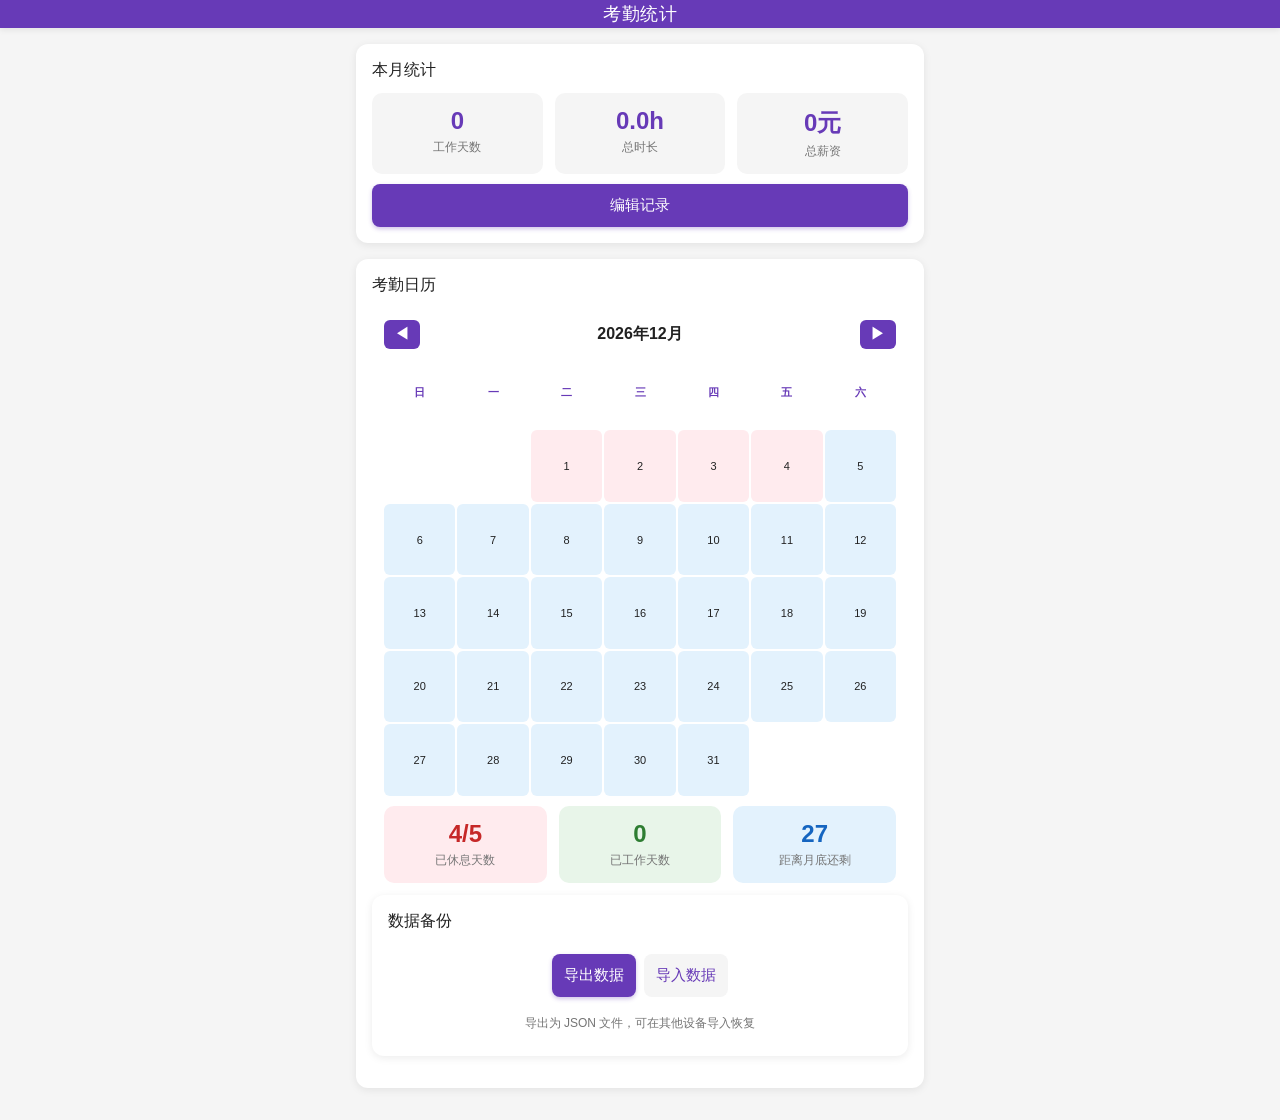
<file: index.html>
<!DOCTYPE html>
<html lang="zh-CN">
<head>
    <meta charset="UTF-8">
    <meta name="viewport" content="width=device-width,initial-scale=1.0,maximum-scale=1.0,user-scalable=no,viewport-fit=cover">
    <meta name="theme-color" content="#673AB7">
    <meta name="mobile-web-app-capable" content="yes">
    <meta name="apple-mobile-web-app-capable" content="yes">
    <meta name="apple-mobile-web-app-status-bar-style" content="black-translucent">
    <meta name="apple-mobile-web-app-title" content="考勤统计">
    <meta name="application-name" content="考勤统计">
    <meta name="format-detection" content="telephone=no">
    <meta name="msapplication-TileColor" content="#673AB7">
    <title>考勤统计 - 安卓版</title>
    <link rel="manifest" href="manifest.json">
    <link rel="stylesheet" href="styles.css">
</head>
<body>
    <div class="app-bar">
        <span class="app-bar-title">考勤统计</span>
    </div>
    <div class="container">
        <div class="card">
            <div class="card-title">本月统计</div>
            <div class="stats-grid">
                <div class="stat-card">
                    <div class="stat-value" id="workDays">0</div>
                    <div class="stat-label">工作天数</div>
                </div>
                <div class="stat-card">
                    <div class="stat-value" id="totalHours">0h</div>
                    <div class="stat-label">总时长</div>
                </div>
                <div class="stat-card">
                    <div class="stat-value" id="totalSalary">0元</div>
                    <div class="stat-label">总薪资</div>
                </div>
            </div>
            <button class="btn-primary" onclick="location.href='records.html'" style="margin-top:10px;">编辑记录</button>
        </div>
        <div class="card">
            <div class="card-title">考勤日历</div>
            <div class="cal-wrap">
                <div class="cal-nav">
                    <button onclick="shiftCal(-1)">◀</button>
                    <span id="monthLabel" style="font-weight:600;"></span>
                    <button onclick="shiftCal(1)">▶</button>
                </div>
                <div class="cal-grid" id="calGrid"></div>
                <div class="stats-grid" style="margin-top:10px;">
                    <div class="stat-card stat-red">
                        <div class="stat-value" id="restDays">0</div>
                        <div class="stat-label">已休息天数</div>
                    </div>
                    <div class="stat-card stat-green">
                        <div class="stat-value" id="monthWorkDays">0</div>
                        <div class="stat-label">已工作天数</div>
                    </div>
                    <div class="stat-card stat-blue">
                        <div class="stat-value" id="remainingDays">0</div>
                        <div class="stat-label">距离月底还剩</div>
                    </div>
                </div>
            </div>
        <div class="card">
            <div class="card-title">数据备份</div>
            <div style="display:flex; gap:8px; justify-content:center; padding:10px;">
                <button class="btn-primary btn-inline" onclick="exportData()">导出数据</button>
                <button class="btn-secondary btn-inline" onclick="document.getElementById('importFile').click()">导入数据</button>
                <input type="file" id="importFile" accept=".json" style="display:none" onchange="importData(event)">
            </div>
            <div style="font-size:12px; color:#757575; text-align:center; padding:8px;">
                导出为 JSON 文件，可在其他设备导入恢复
            </div>
        </div>
    </div>
    <script>
        const defaultRecords = [
            {id:1,date:'2026-11-15',hours:8,salary:400,status:'正常',remark:'正常考勤'},
            {id:2,date:'2026-11-16',hours:8.5,salary:425,status:'加班',remark:'加班半小时'},
            {id:3,date:'2026-11-17',hours:7.5,salary:375,status:'早退',remark:'早退1小时'},
            {id:4,date:'2026-11-18',hours:8,salary:400,status:'正常',remark:'正常考勤'},
            {id:5,date:'2026-11-19',hours:9,salary:450,status:'加班',remark:'全天加班'}        ];
        
function norm(r){if(!r)return r;if(r.date===undefined&&r.d!==undefined){r.date=r.d;delete r.d}if(r.hours===undefined&&r.h!==undefined){r.hours=r.h;delete r.h}if(r.salary===undefined&&r.s!==undefined){r.salary=r.s;delete r.s}return r;}
function loadRecords() {
            const stored = localStorage.getItem('attendanceData');
            if (stored) {
                try {
                    const data = JSON.parse(stored);
                    return data.map(norm).map(r => ({id:r.id, date:r.date, hours:r.hours, salary:r.salary, status:'正常', remark:''}));
                } catch(e) {}
            }
            return defaultRecords.slice();
        }
        function getCurrentMonthRecords(records) {
            const now = new Date();
            return records.filter(function(x) {
                const d = new Date(x.date);
                return d.getMonth() === now.getMonth() && d.getFullYear() === now.getFullYear();
            });
        }
        const allRecords = loadRecords();
        const records = getCurrentMonthRecords(allRecords);
        const totalHours = records.reduce((s,r) => s + r.hours, 0);
        document.getElementById('workDays').textContent = records.length;
        document.getElementById('totalHours').textContent = totalHours.toFixed(1) + 'h';
        document.getElementById('totalSalary').textContent = records.reduce((s,r) => s + r.salary, 0) + '元';
        const now2 = new Date();
        const totalDays = new Date(now2.getFullYear(), now2.getMonth() + 1, 0).getDate();
        const elapsedDays = now2.getDate();
        const restDays = Math.max(0, elapsedDays - records.length);
        const remainingDays = Math.max(0, totalDays - elapsedDays);
        document.getElementById('restDays').textContent = restDays + '/' + Math.max(0, totalDays - 26);
        document.getElementById('monthWorkDays').textContent = records.length;
        document.getElementById('remainingDays').textContent = remainingDays;

        async function exportData(){
            var data = localStorage.getItem('attendanceData');    
            if(!data){alert('暂无数据可导出');return}
            var blob = new Blob([data], {type:'application/json'});
            var filename = 'attendance_'+new Date().toISOString().slice(0,10)+'.json';

            // 优先尝试原生保存对话框（可选择保存位置）
            if(window.showSaveFilePicker){
                try{
                    var handle = await window.showSaveFilePicker({
                        suggestedName: filename,
                        types: [{
                            description: 'JSON 文件',
                            accept: {'application/json': ['.json']}
                        }]
                    });
                    var writable = await handle.createWritable();
                    await writable.write(blob);
                    await writable.close();
                    alert('数据已保存到：'+handle.name);
                    return;
                }catch(err){
                    if(err.name!=='AbortError') console.log('showSaveFilePicker 失败:', err);
                }
            }

            // 回退：传统下载（保存到默认下载文件夹）
            var url = URL.createObjectURL(blob);
            var a = document.createElement('a');
            a.href = url;
            a.download = filename;
            a.click();
            URL.revokeObjectURL(url);
        }
        function importData(evt){
            var file = evt.target.files[0];
            if(!file)return;
            var reader = new FileReader();
            reader.onload = function(e){
                try{
                    var json = JSON.parse(e.target.result);
                    if(!Array.isArray(json)){throw new Error('数据格式错误')}
                    localStorage.setItem('attendanceData', JSON.stringify(json));
                    alert('导入成功，共 '+json.length+' 条记录');
                    location.reload();
                }catch(err){
                    alert('导入失败：'+err.message);
                }
            };
            reader.readAsText(file);
        }
    </script>
    <script>
        function loadCalData(){var s=localStorage.getItem('attendanceData');if(s){try{return JSON.parse(s).map(norm)}catch(e){}}return [{id:1,date:'2026-11-15',hours:8,salary:400},{id:2,date:'2026-11-16',hours:8.5,salary:425},{id:3,date:'2026-11-17',hours:7.5,salary:375},{id:4,date:'2026-11-18',hours:8,salary:400},{id:5,date:'2026-11-19',hours:9,salary:450}]}
        var calData=loadCalData();
        var calCur=new Date();
        function shiftCal(n){calCur.setMonth(calCur.getMonth()+n);renderCal();}
        function renderCal(){
            var y=calCur.getFullYear(), m=calCur.getMonth();
            document.getElementById('monthLabel').textContent=y+'年'+(m+1)+'月';
            
            // 计算该月统计数据
            var totalDays=new Date(y,m+1,0).getDate();
            var today=new Date();
            var isCurrentMonth = (y===today.getFullYear() && m===today.getMonth());
            var elapsedDays = isCurrentMonth ? today.getDate() : 
                (y<today.getFullYear() || (y===today.getFullYear() && m<today.getMonth()) ? totalDays : 0);
            
            // 该月有记录的天数
            var monthRecords = calData.filter(function(r){
                var d=new Date(r.date);
                return d.getFullYear()===y && d.getMonth()===m;
            });
            var monthWorkDays = monthRecords.length;
            var monthTotalHours = monthRecords.reduce(function(s,r){return s + r.hours;}, 0);
            var monthTotalSalary = monthRecords.reduce(function(s,r){return s + r.salary;}, 0);
            var restDays = Math.max(0, elapsedDays - monthWorkDays);
            var remainingDays = Math.max(0, totalDays - elapsedDays);
            
            // 同步顶部“本月统计”三栏
            document.getElementById('workDays').textContent = monthWorkDays;
            document.getElementById('totalHours').textContent = monthTotalHours.toFixed(1) + 'h';
            document.getElementById('totalSalary').textContent = monthTotalSalary + '元';
            
            // 同步日历下方三栏
            document.getElementById('restDays').textContent = restDays + '/' + Math.max(0, totalDays - 26);
            document.getElementById('monthWorkDays').textContent = monthWorkDays;
            document.getElementById('remainingDays').textContent = remainingDays;
            
            var grid=document.getElementById('calGrid'); grid.innerHTML='';
            ['日','一','二','三','四','五','六'].forEach(function(h){var c=document.createElement('div');c.className='cal-cell header';c.textContent=h;grid.appendChild(c);});
            var firstDay=new Date(y,m,1).getDay();
            for(var i=0;i<firstDay;i++){var c=document.createElement('div');c.className='cal-cell';grid.appendChild(c);}
            for(var d=1;d<=totalDays;d++){
                var ds=y+'-'+String(m+1).padStart(2,'0')+'-'+String(d).padStart(2,'0');
                var has=calData.some(function(r){return r.date===ds;});
                var isFuture = (y>today.getFullYear()) || (y===today.getFullYear() && m>today.getMonth()) || (y===today.getFullYear() && m===today.getMonth() && d>today.getDate());
                var isToday = (d===today.getDate()&&m===today.getMonth()&&y===today.getFullYear());
                var c=document.createElement('div'); 
                var bg = has ? '#e8f5e9' : (isFuture ? '#e3f2fd' : '#ffebee');
                c.style.background = bg;
                c.className='cal-cell'+(isToday?' today':'');
                c.textContent=d;
                grid.appendChild(c);
            }
        }
        renderCal();
    </script>
    <script>
        if ('serviceWorker' in navigator) {
            window.addEventListener('load', function() {
                navigator.serviceWorker.register('./sw.js', {scope: './'})
                    .then((reg) => console.log('SW registered:', reg.scope))
                    .catch((err) => console.log('SW register failed:', err));
            });
        }
    </script>
</body>
</html>
</file>
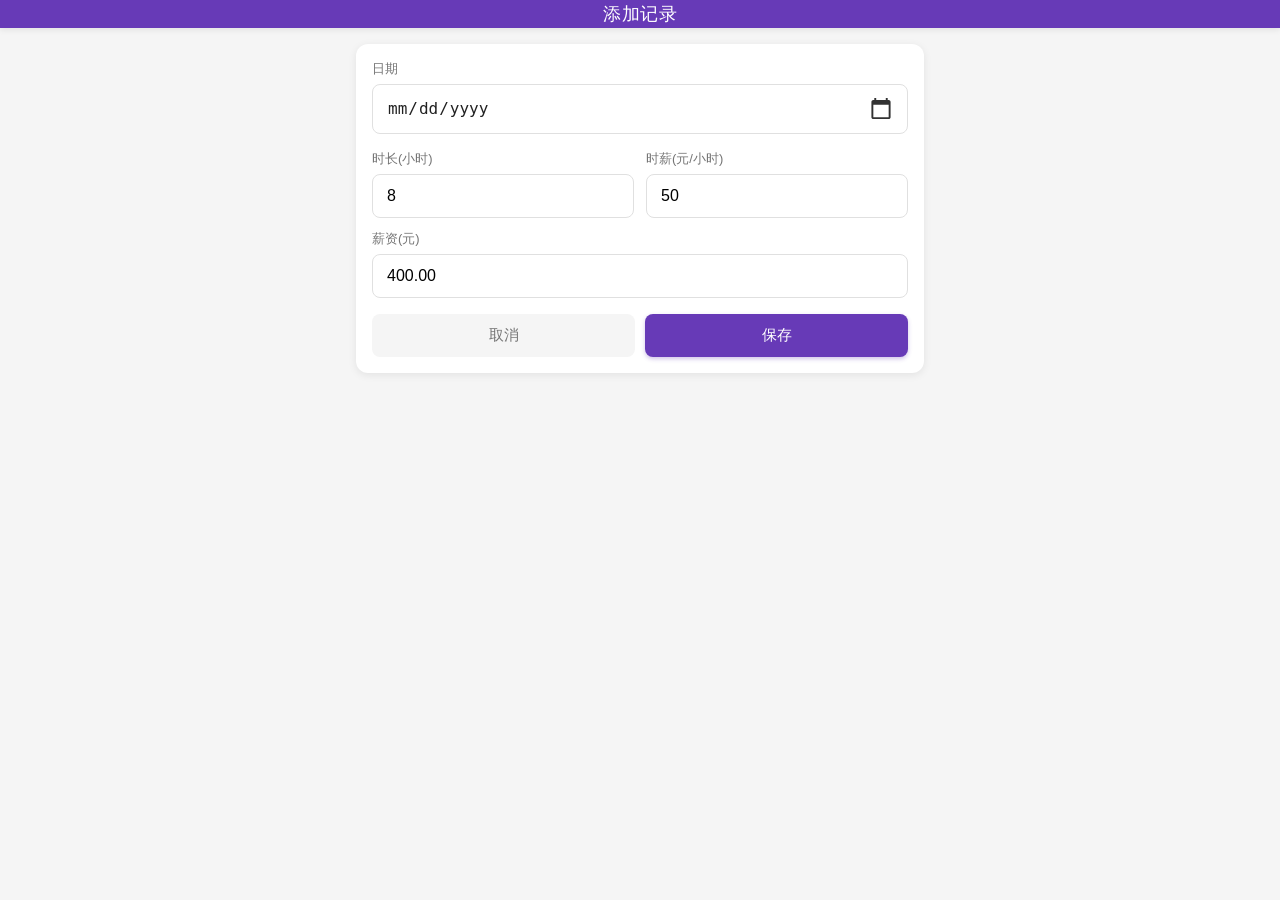
<file: edit.html>
<!DOCTYPE html>
<html lang="zh-CN"><head>
    <meta charset="UTF-8">
    <meta name="viewport" content="width=device-width,initial-scale=1.0,maximum-scale=1.0,user-scalable=no,viewport-fit=cover">
    <meta name="theme-color" content="#673AB7">
    <meta name="mobile-web-app-capable" content="yes">
    <meta name="apple-mobile-web-app-capable" content="yes">
    <meta name="apple-mobile-web-app-status-bar-style" content="black-translucent">
    <meta name="apple-mobile-web-app-title" content="编辑记录">
    <meta name="application-name" content="编辑记录">
    <meta name="format-detection" content="telephone=no">
    <title>编辑记录</title>
    <link rel="manifest" href="manifest.json">
    <link rel="stylesheet" href="styles.css">
</head><body>
    <div class="app-bar">
        <span class="app-bar-back" onclick="location.href='records.html'"></span>
        <span class="app-bar-title" id="pageTitle">编辑记录</span>
    </div>

    <div class="container">
        <div class="card">
            <div class="form-group">
                <label class="form-label" for="editDate">日期</label>
                <input class="form-control" id="editDate" type="date">
            </div>
            <div class="form-inline">
                <div class="form-group">
                    <label class="form-label" for="editHours">时长(小时)</label>
                    <input class="form-control" id="editHours" type="number" step="0.5" value="8" placeholder="0" oninput="calcEditSalary()">
                </div>
                <div class="form-group">
                    <label class="form-label" for="editRate">时薪(元/小时)</label>
                    <input class="form-control" id="editRate" type="number" step="0.5" value="50" placeholder="0" oninput="calcEditSalary()">
                </div>
            </div>
            <div class="form-group">
                <label class="form-label">薪资(元)</label>
                <input class="form-control" id="editSalary" type="number" readonly value="400">
            </div>
            <div class="form-row">
                <button class="btn-cancel" onclick="location.href='records.html'">取消</button>
                <button class="btn-save" onclick="saveEdit()">保存</button>
            </div>
        </div>
    </div>
<script>
var defaultData=[{id:1,date:'2026-11-15',hours:8,salary:400},{id:2,date:'2026-11-16',hours:8.5,salary:425},{id:3,date:'2026-11-17',hours:7.5,salary:375},{id:4,date:'2026-11-18',hours:8,salary:400},{id:5,date:'2026-11-19',hours:9,salary:450}];

function norm(r){if(!r)return r;if(r.date===undefined&&r.d!==undefined){r.date=r.d;delete r.d}if(r.hours===undefined&&r.h!==undefined){r.hours=r.h;delete r.h}if(r.salary===undefined&&r.s!==undefined){r.salary=r.s;delete r.s}if(r.rate===undefined&&r.hours&&r.hours!==0){r.rate=r.salary/r.hours}return r;}
function loadData(){var stored=localStorage.getItem('attendanceData');if(stored){try{return JSON.parse(stored).map(norm)}catch(e){}}return defaultData.map(norm).slice()}
function saveData(data){localStorage.setItem('attendanceData',JSON.stringify(data))}
var r=loadData();
var params=new URLSearchParams(location.search);
var idParam=params.get('id');
var editId=-1;
if(idParam!==null&&idParam!==''){
  var id=parseInt(idParam);
  if(!isNaN(id)){
    editId=id;
    var rec=null;
    for(var i=0;i<r.length;i++){if(r[i].id===id){rec=r[i];break}}
    if(rec){
      document.getElementById('pageTitle').textContent='编辑记录';
      document.getElementById('editDate').value=rec.date;
      document.getElementById('editHours').value=rec.hours;
      document.getElementById('editRate').value=rec.rate||(rec.hours?rec.salary/rec.hours:0);
      calcEditSalary();
      document.getElementById('editHours').oninput=calcEditSalary;
      document.getElementById('editRate').oninput=calcEditSalary;
    }else{
      document.getElementById('pageTitle').textContent='添加记录';
      editId=-1;
      document.getElementById('editHours').value=8;
      document.getElementById('editRate').value=50;
      calcEditSalary();
      document.getElementById('editHours').oninput=calcEditSalary;
      document.getElementById('editRate').oninput=calcEditSalary;
    }
  }
}else{
  document.getElementById('pageTitle').textContent='添加记录';
  document.getElementById('editHours').value=8;
  document.getElementById('editRate').value=50;
  calcEditSalary();
  document.getElementById('editHours').oninput=calcEditSalary;
  document.getElementById('editRate').oninput=calcEditSalary;
}
function calcEditSalary(){var h=parseFloat(document.getElementById('editHours').value)||0;var rt=parseFloat(document.getElementById('editRate').value)||0;document.getElementById('editSalary').value=(h*rt).toFixed(2)}
function saveEdit(){var date=document.getElementById('editDate').value;var hours=parseFloat(document.getElementById('editHours').value);var rate=parseFloat(document.getElementById('editRate').value);var salary=hours*rate;if(!date||isNaN(hours)||isNaN(rate)){alert('请填写完整信息');return}if(editId===-1){var newId=r.length?Math.max.apply(null,r.map(function(x){return x.id}))+1:1;r.push({id:newId,date:date,hours:hours,salary:salary,rate:rate})}else{var rec=null;for(var i=0;i<r.length;i++){if(r[i].id===editId){rec=r[i];break}}if(rec){rec.date=date;rec.hours=hours;rec.salary=salary;rec.rate=rate}}saveData(r);location.href='records.html'}
</script>
    <script>
        if ('serviceWorker' in navigator) {
            window.addEventListener('load', function() {
                navigator.serviceWorker.register('./sw.js', {scope: './'})
                    .then((reg) => console.log('SW registered:', reg.scope))
                    .catch((err) => console.log('SW register failed:', err));
            });
        }
    </script>
</body></html>
</file>
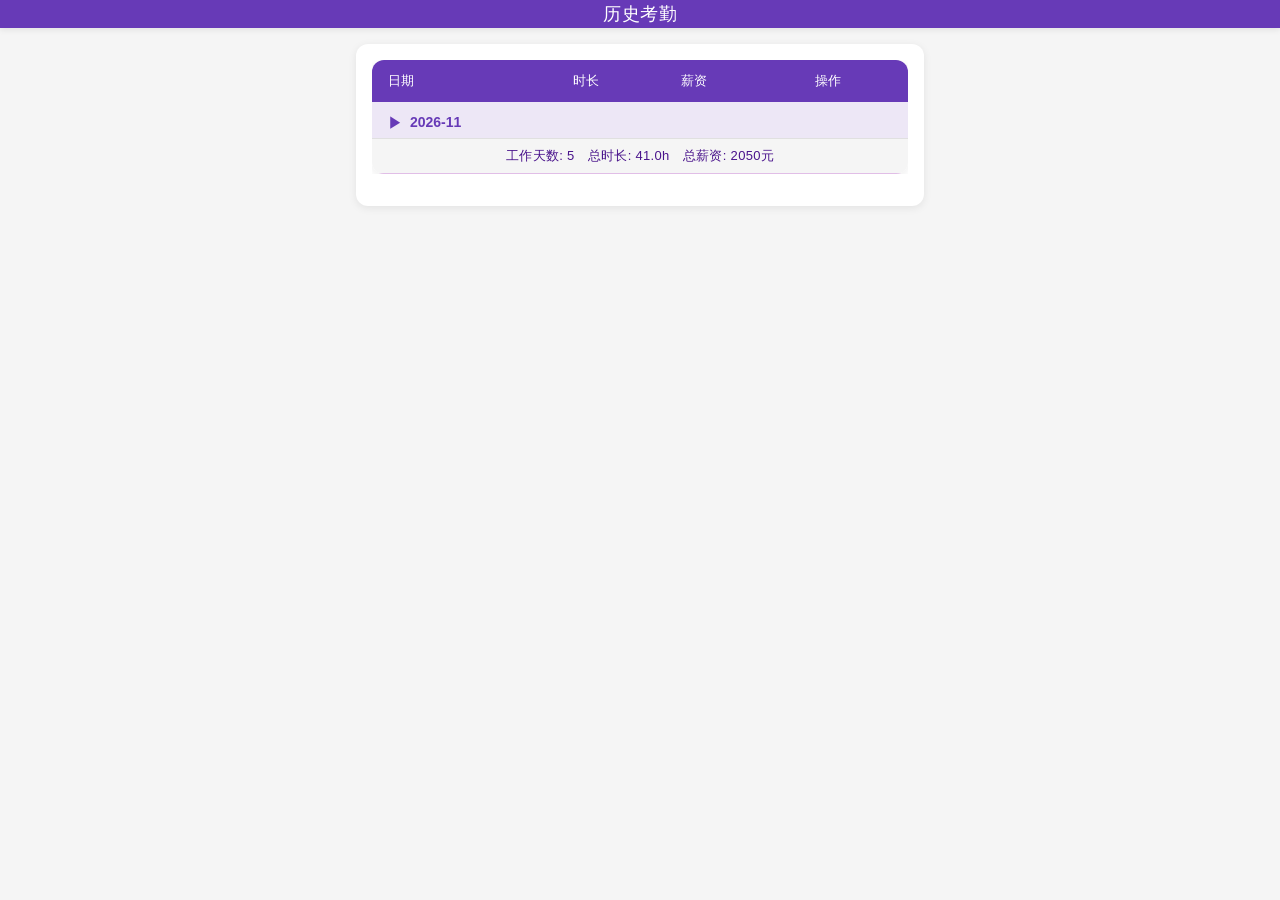
<file: history.html>
<!DOCTYPE html>
<html lang="zh-CN"><head>
    <meta charset="UTF-8">
    <meta name="viewport" content="width=device-width,initial-scale=1.0,maximum-scale=1.0,user-scalable=no,viewport-fit=cover">
    <meta name="theme-color" content="#673AB7">
    <meta name="mobile-web-app-capable" content="yes">
    <meta name="apple-mobile-web-app-capable" content="yes">
    <meta name="apple-mobile-web-app-status-bar-style" content="black-translucent">
    <meta name="apple-mobile-web-app-title" content="历史考勤">
    <meta name="application-name" content="历史考勤">
    <meta name="format-detection" content="telephone=no">
    <title>历史考勤</title>
    <link rel="manifest" href="manifest.json">
    <link rel="stylesheet" href="styles.css">
</head><body>
    <div class="app-bar">
        <span class="app-bar-back" onclick="location.href='records.html'"></span>
        <span class="app-bar-title">历史考勤</span>
    </div>

    <div class="container">
        <div class="card">
            <div class="table-wrap">
                <table id="recordTable">
                    <thead>
                        <tr>
                            <th>日期</th>
                            <th>时长</th>
                            <th>薪资</th>
                            <th>操作</th>
                        </tr>
                    </thead>
                    <tbody id="recordBody">
                    </tbody>
                </table>
            </div>
            <div id="emptyState" class="empty-state" style="display:none">
                <div class="empty-icon">📋</div>
                <div class="empty-title">暂无历史记录</div>
                <div class="empty-desc">暂无历史考勤数据</div>
            </div>
        </div>
    </div>

    <div class="modal-overlay" id="modalOverlay" onclick="closeModalOnBg(event)">
        <div class="modal-box" style="position:relative;">
            <button class="modal-close" onclick="closeModal()">&times;</button>
            <div class="modal-title" id="modalTitle">添加记录</div>
            <div class="form-group">
                <label class="form-label" for="modalDate">日期</label>
                <input class="form-control" id="modalDate" type="date">
            </div>
            <div class="form-group">
                <label class="form-label" for="modalHours">时长(小时)</label>
                <input class="form-control" id="modalHours" type="number" step="0.5" value="10" placeholder="请输入工作时长">
            </div>
            <div class="form-group">
                <label class="form-label" for="modalSalary">薪资(元)</label>
                <input class="form-control" id="modalSalary" type="number" value="250" placeholder="请输入薪资金额">
            </div>
            <div class="form-row">
                <button class="btn-cancel" onclick="closeModal()">取消</button>
                <button class="btn-save" onclick="saveModal()">保存</button>
            </div>
        </div>
    </div>
    <script>
var defaultData=[{id:1,date:'2026-11-15',hours:8,salary:400},{id:2,date:'2026-11-16',hours:8.5,salary:425},{id:3,date:'2026-11-17',hours:7.5,salary:375},{id:4,date:'2026-11-18',hours:8,salary:400},{id:5,date:'2026-11-19',hours:9,salary:450}];

function norm(r){if(!r)return r;if(r.date===undefined&&r.d!==undefined){r.date=r.d;delete r.d}if(r.hours===undefined&&r.h!==undefined){r.hours=r.h;delete r.h}if(r.salary===undefined&&r.s!==undefined){r.salary=r.s;delete r.s}return r;}
function loadData(){var stored=localStorage.getItem('attendanceData');if(stored){try{return JSON.parse(stored).map(norm)}catch(e){}}return defaultData.map(norm).slice()}function saveData(data){localStorage.setItem('attendanceData',JSON.stringify(data))}
var editingId=-1;
function groupByMonth(data){var groups={};data.forEach(function(r){var m=r.date.substring(0,7);if(!groups[m])groups[m]=[];groups[m].push(r)});return groups}
function toggleMonth(m){var rows=document.querySelectorAll('[data-month="'+m+'"]');var icon=document.getElementById('icon-'+m);var collapsed=icon.textContent==='▶';if(collapsed){rows.forEach(function(r){r.style.display='';void r.offsetHeight;r.classList.remove('hiding')});icon.textContent='▼'}else{rows.forEach(function(r){r.classList.add('hiding')});icon.textContent='▶';setTimeout(function(){rows.forEach(function(r){if(r.classList.contains('hiding')){r.style.display='none'}})},300)}}
function renderTable(){var data=loadData();var now=new Date();var cm=now.getFullYear()+'-'+(now.getMonth()+1<10?'0':'')+(now.getMonth()+1);data=data.filter(function(r){return r.date.substring(0,7)!==cm});data.sort(function(a,b){return a.date<b.date?-1:a.date>b.date?1:0});var tbody=document.getElementById('recordBody');var empty=document.getElementById('emptyState');tbody.innerHTML='';if(data.length===0){empty.style.display='block';return}empty.style.display='none';var groups=groupByMonth(data);var months=Object.keys(groups).sort().reverse();months.forEach(function(m){var tr=document.createElement('tr');tr.className='section-group';tr.innerHTML='<td colspan="4" class="section-group-title" onclick="toggleMonth(\''+m+'\')"><span class="toggle-icon" id="icon-'+m+'">▶</span> '+m+'</td>';tbody.appendChild(tr);var ms=groups[m];var days=ms.length;var hours=ms.reduce(function(s,r){return s+r.hours},0);var salary=ms.reduce(function(s,r){return s+r.salary},0);var srow=document.createElement('tr');srow.className='summary-row';srow.innerHTML='<td colspan="4" class="summary-cell">工作天数: '+days+'　总时长: '+hours.toFixed(1)+'h　总薪资: '+salary+'元</td>';tbody.appendChild(srow);groups[m].forEach(function(r){var row=document.createElement('tr');row.setAttribute('data-month',m);row.className='record-row hiding';row.style.display='none';row.innerHTML='<td>'+r.date+'</td><td>'+r.hours+'</td><td>'+r.salary+'</td><td class="actions"><button class="btn-edit" onclick="openEditModal('+r.id+')">编辑</button><button class="btn-delete" onclick="deleteRecord('+r.id+')">删除</button></td>';tbody.appendChild(row)})})}
function deleteRecord(id){if(!confirm('确认删除这条记录？'))return;var data=loadData();data=data.filter(function(r){return r.id!==id});saveData(data);renderTable()}function openModal(){editingId=-1;document.getElementById('modalTitle').textContent='添加记录';document.getElementById('modalDate').value='';document.getElementById('modalHours').value=10;document.getElementById('modalSalary').value=250;document.getElementById('modalOverlay').classList.add('active')}
function openEditModal(id){var data=loadData();var rec=null;for(var i=0;i<data.length;i++){if(data[i].id===id){rec=data[i];break}}if(!rec){alert('记录不存在');return}editingId=id;document.getElementById('modalTitle').textContent='编辑记录';document.getElementById('modalDate').value=rec.date;document.getElementById('modalHours').value=rec.hours;document.getElementById('modalSalary').value=rec.salary;document.getElementById('modalOverlay').classList.add('active')}
function closeModal(){document.getElementById('modalOverlay').classList.remove('active')}
function closeModalOnBg(e){if(e.target===document.getElementById('modalOverlay'))closeModal()}
function saveModal(){var date=document.getElementById('modalDate').value;var hours=parseFloat(document.getElementById('modalHours').value);var salary=parseFloat(document.getElementById('modalSalary').value);if(!date||isNaN(hours)||isNaN(salary)){alert('请填写完整信息');return}var data=loadData();if(editingId===-1){var newId=data.length?Math.max.apply(null,data.map(function(x){return x.id}))+1:1;data.push({id:newId,d:date,h:hours,s:salary})}else{var rec=null;for(var i=0;i<data.length;i++){if(data[i].id===editingId){rec=data[i];break}}if(rec){rec.date=date;rec.hours=hours;rec.salary=salary}}saveData(data);editingId=-1;closeModal();renderTable()}
renderTable();
</script>
    <script>
        if ('serviceWorker' in navigator) {
            window.addEventListener('load', function() {
                navigator.serviceWorker.register('./sw.js', {scope: './'})
                    .then((reg) => console.log('SW registered:', reg.scope))
                    .catch((err) => console.log('SW register failed:', err));
            });
        }
    </script>
</body></html>
</file>
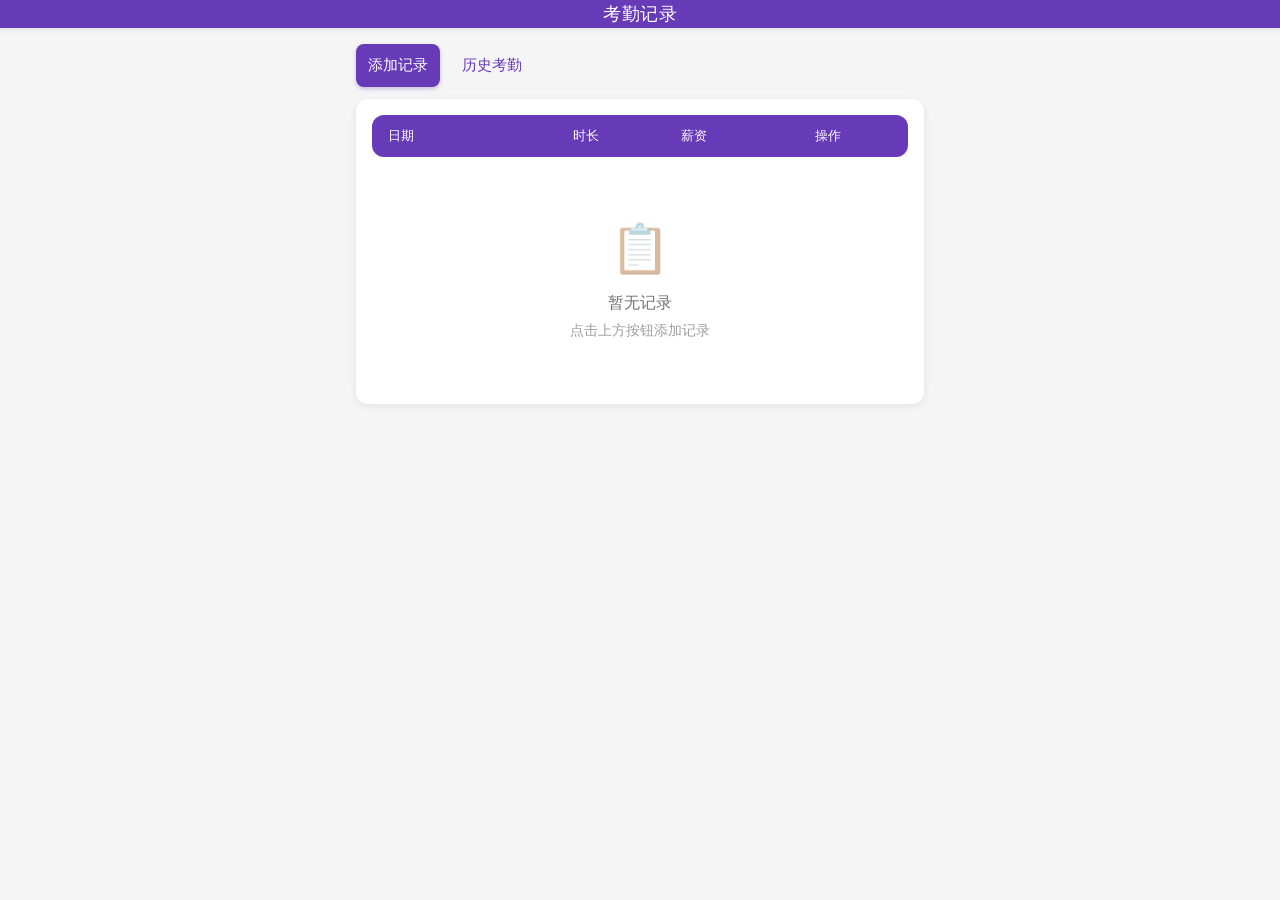
<file: records.html>
<!DOCTYPE html>
<html lang="zh-CN"><head>
    <meta charset="UTF-8">
    <meta name="viewport" content="width=device-width,initial-scale=1.0,maximum-scale=1.0,user-scalable=no,viewport-fit=cover">
    <meta name="theme-color" content="#673AB7">
    <meta name="mobile-web-app-capable" content="yes">
    <meta name="apple-mobile-web-app-capable" content="yes">
    <meta name="apple-mobile-web-app-status-bar-style" content="black-translucent">
    <meta name="apple-mobile-web-app-title" content="考勤记录">
    <meta name="application-name" content="考勤记录">
    <meta name="format-detection" content="telephone=no">
    <title>考勤记录</title>
    <link rel="manifest" href="manifest.json">
    <link rel="stylesheet" href="styles.css">
</head><body>
    <div class="app-bar">
        <span class="app-bar-back" onclick="location.href='index.html'"></span>
        <span class="app-bar-title">考勤记录</span>
    </div>

    <div class="container">
        <div class="btn-row">
            <button class="btn-primary btn-inline" onclick="openModal()">添加记录</button>
            <button class="btn-secondary btn-inline" onclick="location.href='history.html'">历史考勤</button>
        </div>
        <div class="card">
            <div class="table-wrap">
                <table id="recordTable">
                    <thead>
                        <tr>
                            <th>日期</th>
                            <th>时长</th>
                            <th>薪资</th>
                            <th>操作</th>
                        </tr>
                    </thead>
                    <tbody id="recordBody">
                    </tbody>
                </table>
            </div>
            <div id="emptyState" class="empty-state" style="display:none">
                <div class="empty-icon">📋</div>
                <div class="empty-title">暂无记录</div>
                <div class="empty-desc">点击上方按钮添加记录</div>
            </div>
        </div>
    </div>

    <div class="modal-overlay" id="modalOverlay" onclick="closeModalOnBg(event)">
        <div class="modal-box" style="position:relative;">
            <button class="modal-close" onclick="closeModal()">&times;</button>
            <div class="modal-title" id="modalTitle">添加记录</div>
            <div class="form-group">
                <label class="form-label" for="modalDate">日期</label>
                <input class="form-control" id="modalDate" type="date">
            </div>
            <div class="form-inline">
                <div class="form-group">
                    <label class="form-label" for="modalHours">时长(小时)</label>
                    <input class="form-control" id="modalHours" type="number" step="0.5" value="8" placeholder="0" oninput="calcSalary()">
                </div>
                <div class="form-group">
                    <label class="form-label" for="modalRate">时薪(元/小时)</label>
                    <input class="form-control" id="modalRate" type="number" step="0.5" value="50" placeholder="0" oninput="calcSalary()">
                </div>
            </div>
            <div class="form-group">
                <label class="form-label">薪资(元)</label>
                <input class="form-control" id="modalSalary" type="number" readonly value="400">
            </div>
            <div class="form-row">
                <button class="btn-cancel" onclick="closeModal()">取消</button>
                <button class="btn-save" onclick="saveModal()">保存</button>
            </div>
        </div>
    </div>
    <script>
var defaultData=[{id:1,date:'2026-11-15',hours:8,salary:400},{id:2,date:'2026-11-16',hours:8.5,salary:425},{id:3,date:'2026-11-17',hours:7.5,salary:375},{id:4,date:'2026-11-18',hours:8,salary:400},{id:5,date:'2026-11-19',hours:9,salary:450}];

function norm(r){if(!r)return r;if(r.date===undefined&&r.d!==undefined){r.date=r.d;delete r.d}if(r.hours===undefined&&r.h!==undefined){r.hours=r.h;delete r.h}if(r.salary===undefined&&r.s!==undefined){r.salary=r.s;delete r.s}if(r.rate===undefined&&r.hours&&r.hours!==0){r.rate=r.salary/r.hours}return r;}
function loadData(){var stored=localStorage.getItem('attendanceData');if(stored){try{return JSON.parse(stored).map(norm)}catch(e){}}return defaultData.map(norm).slice()}
function saveData(data){localStorage.setItem('attendanceData',JSON.stringify(data))}
var editingId=-1;
function groupByMonth(data){var groups={};data.forEach(function(r){var m=r.date.substring(0,7);if(!groups[m])groups[m]=[];groups[m].push(r)});return groups}
function toggleMonth(m){var rows=document.querySelectorAll('[data-month="'+m+'"]');var icon=document.getElementById('icon-'+m);var collapsed=icon.textContent==='▶';if(collapsed){rows.forEach(function(r){r.style.display='';void r.offsetHeight;r.classList.remove('hiding')});icon.textContent='▼'}else{rows.forEach(function(r){r.classList.add('hiding')});icon.textContent='▶';setTimeout(function(){rows.forEach(function(r){if(r.classList.contains('hiding')){r.style.display='none'}})},300)}}
function renderTable(){var data=loadData();var now=new Date();var cm=now.getFullYear()+'-'+(now.getMonth()+1<10?'0':'')+(now.getMonth()+1);data=data.filter(function(r){return r.date.substring(0,7)===cm});data.sort(function(a,b){return a.date<b.date?-1:a.date>b.date?1:0});var tbody=document.getElementById('recordBody');var empty=document.getElementById('emptyState');tbody.innerHTML='';if(data.length===0){empty.style.display='block';return}empty.style.display='none';data.forEach(function(r){var row=document.createElement('tr');row.className='record-row';row.innerHTML='<td>'+r.date+'</td><td>'+r.hours+'</td><td>'+r.salary+'</td><td class="actions"><button class="btn-edit" onclick="openEditModal('+r.id+')">编辑</button><button class="btn-delete" onclick="deleteRecord('+r.id+')">删除</button></td>';tbody.appendChild(row)})}
function deleteRecord(id){if(!confirm('确认删除这条记录？'))return;var data=loadData();data=data.filter(function(r){return r.id!==id});saveData(data);renderTable()}
function openEditModal(id){var data=loadData();var rec=null;for(var i=0;i<data.length;i++){if(data[i].id===id){rec=data[i];break}}if(!rec){alert('记录不存在');return}editingId=id;document.getElementById('modalTitle').textContent='编辑记录';document.getElementById('modalDate').value=rec.date;document.getElementById('modalHours').value=rec.hours;document.getElementById('modalRate').value=rec.rate||(rec.hours?rec.salary/rec.hours:0);calcSalary();document.getElementById('modalOverlay').classList.add('active')}
function openModal(){editingId=-1;document.getElementById('modalTitle').textContent='添加记录';document.getElementById('modalDate').value='';document.getElementById('modalHours').value=8;document.getElementById('modalRate').value=50;calcSalary();document.getElementById('modalOverlay').classList.add('active');document.getElementById('modalHours').oninput=calcSalary;document.getElementById('modalRate').oninput=calcSalary}
function calcSalary(){var h=parseFloat(document.getElementById('modalHours').value)||0;var r=parseFloat(document.getElementById('modalRate').value)||0;document.getElementById('modalSalary').value=(h*r).toFixed(2)}
function closeModal(){document.getElementById('modalOverlay').classList.remove('active')}
function closeModalOnBg(e){if(e.target===document.getElementById('modalOverlay'))closeModal()}
function saveModal(){var date=document.getElementById('modalDate').value;var hours=parseFloat(document.getElementById('modalHours').value);var rate=parseFloat(document.getElementById('modalRate').value);var salary=hours*rate;if(!date||isNaN(hours)||isNaN(rate)){alert('请填写完整信息');return}var data=loadData();if(editingId===-1){var newId=data.length?Math.max.apply(null,data.map(function(x){return x.id}))+1:1;data.push({id:newId,date:date,hours:hours,salary:salary,rate:rate})}else{var rec=null;for(var i=0;i<data.length;i++){if(data[i].id===editingId){rec=data[i];break}}if(rec){rec.date=date;rec.hours=hours;rec.salary=salary;rec.rate=rate}}saveData(data);editingId=-1;closeModal();renderTable()}
renderTable();
</script>
    <script>
        if ('serviceWorker' in navigator) {
            window.addEventListener('load', function() {
                navigator.serviceWorker.register('./sw.js', {scope: './'})
                    .then((reg) => console.log('SW registered:', reg.scope))
                    .catch((err) => console.log('SW register failed:', err));
            });
        }
    </script>
</body></html>
</file>
<file: styles.css>
/* 考勤工具 - Material Design 统一样式表 */
* { box-sizing: border-box; margin: 0; padding: 0; -webkit-tap-highlight-color: transparent; }
html { font-size: 16px; -webkit-text-size-adjust: 100%; }
body {
    font-family: 'Roboto', 'PingFang SC', 'Microsoft YaHei', 'Helvetica Neue', Arial, sans-serif;
    background: #f5f5f5;
    min-height: 100vh;
    color: #212121;
    overflow-x: hidden;
    -webkit-tap-highlight-color: transparent;
    -webkit-overflow-scrolling: touch;
}

/* App Bar */
.app-bar {
    background: #673AB7;
    color: #fff;
    padding: 14px 16px;
    display: -webkit-box;
    display: -webkit-flex;
    display: flex;
    -webkit-justify-content: space-between;
    justify-content: space-between;
    -webkit-align-items: center;
    align-items: center;
    box-shadow: 0 2px 6px rgba(0,0,0,0.08);
    position: relative;
    z-index: 10;
}
.app-bar-title {
    font-size: 18px;
    font-weight: 500;
    letter-spacing: 0.5px;
}
.app-bar-back, .app-bar-action {
    font-size: 24px;
    cursor: pointer;
    opacity: 0.9;
    color: #fff;
    -webkit-touch-callout: none;
    -webkit-user-select: none;
    user-select: none;
    -webkit-tap-highlight-color: transparent;
}
/* App Bar Title Centering */
.app-bar {
    position: relative;
}
.app-bar-title {
    position: absolute;
    left: 50%;
    -webkit-transform: translateX(-50%);
    transform: translateX(-50%);
    white-space: nowrap;
}
.app-bar-back, .app-bar-action {
    position: absolute;
    left: 16px;
    top: 50%;
    -webkit-transform: translateY(-50%);
    transform: translateY(-50%);
    z-index: 1;
}
.app-bar-action {
    left: auto;
    right: 16px;
}

.app-bar-back {
    min-width: 44px;
    min-height: 44px;
    font-size: 16px;
}

/* Container */
.container { max-width: 600px; margin: 0 auto; padding: 16px; }

/* Card */
.card {
    background: #fff;
    border-radius: 12px;
    -webkit-border-radius: 12px;
    padding: 16px;
    margin-bottom: 16px;
    box-shadow: 0 2px 8px rgba(0,0,0,0.08);
    -webkit-box-shadow: 0 2px 8px rgba(0,0,0,0.08);
}
.card-title {
    font-size: 16px;
    font-weight: 500;
    color: #212121;
    margin-bottom: 12px;
    display: -webkit-box;
    display: -webkit-flex;
    display: flex;
    -webkit-align-items: center;
    align-items: center;
    gap: 8px;
}

/* Today Card */
.today-card {
}

/* Today Item */
.today-item {
    display: -webkit-box;
    display: -webkit-flex;
    display: flex;
    -webkit-align-items: center;
    align-items: center;
    gap: 12px;
    margin-bottom: 12px;
    font-size: 15px;
}
.today-item:last-child { margin-bottom: 0; }
.today-label { color: #757575; font-size: 14px; }
.today-value { color: #212121; font-weight: 500; margin-left: auto; }
.today-duration {
    font-size: 32px;
    font-weight: 700;
    color: #673AB7;
    margin-top: 8px;
}

/* Stats Grid */
.stats-grid {
    display: -webkit-box;
    display: -webkit-flex;
    display: flex;
    flex-wrap: wrap;
    gap: 12px;
    margin-top: 8px;
}
.stat-card {
    -webkit-box-flex: 1;
    -webkit-flex: 1;
    flex: 1;
    min-width: 100px;
    text-align: center;
    padding: 14px 8px;
    background: #f5f5f5;
    border-radius: 10px;
    -webkit-border-radius: 10px;
}
.stat-value {
    font-size: 24px;
    font-weight: 700;
    color: #673AB7;
    margin-bottom: 4px;
}
.stat-label {
    font-size: 12px;
    color: #757575;
}
.stat-card.stat-red { background: #ffebee !important; }
.stat-card.stat-red .stat-value { color: #c62828 !important; }
.stat-card.stat-green { background: #e8f5e9 !important; }
.stat-card.stat-green .stat-value { color: #2e7d32 !important; }
.stat-card.stat-blue { background: #e3f2fd !important; }
.stat-card.stat-blue .stat-value { color: #1565c0 !important; }

/* Primary Button */
.btn-primary {
    width: 100%;
    padding: 12px;
    background: #673AB7;
    color: #fff;
    border: none;
    border-radius: 8px;
    -webkit-border-radius: 8px;
    font-size: 15px;
    font-weight: 500;
    cursor: pointer;
    margin-top: 16px;
    box-shadow: 0 2px 4px rgba(103, 58, 183, 0.3);
    -webkit-box-shadow: 0 2px 4px rgba(103, 58, 183, 0.3);
    transition: all 0.2s;
    -webkit-transition: all 0.2s;
    display: block;
    text-align: center;
    -webkit-tap-highlight-color: transparent;
    -webkit-touch-callout: none;
    -webkit-user-select: none;
    user-select: none;
}
.btn-primary:active { transform: scale(0.98); background: #5E35B1; -webkit-transform: scale(0.98); }

/* Secondary Button */
.btn-secondary {
    width: 100%;
    padding: 12px;
    background: #f5f5f5;
    color: #673AB7;
    border: none;
    border-radius: 8px;
    -webkit-border-radius: 8px;
    font-size: 15px;
    font-weight: 500;
    cursor: pointer;
    margin-top: 8px;
    transition: all 0.2s;
    -webkit-transition: all 0.2s;
    display: block;
    text-align: center;
    -webkit-tap-highlight-color: transparent;
    -webkit-touch-callout: none;
    -webkit-user-select: none;
    user-select: none;
}
.btn-secondary:active { background: #f5f0ff; -webkit-transform: scale(0.98); }



/* Inline Form Group (two fields side by side) */
.form-inline {
    display: -webkit-box;
    display: -webkit-flex;
    display: flex;
    gap: 12px;
    margin-bottom: 12px;
}
.form-inline .form-group {
    flex: 1;
    margin-bottom: 0;
}
/* Table */
/* Table */
.table-wrap {
    overflow-x: auto;
    margin-bottom: 16px;
    -webkit-overflow-scrolling: touch;
}
table {
    width: 100%;
    table-layout: fixed;
    border-collapse: separate;
    border-spacing: 0;
    background: #fff;
    border-radius: 12px;
    overflow: hidden;
    box-shadow: 0 2px 8px rgba(0,0,0,0.08);
    -webkit-box-shadow: 0 2px 8px rgba(0,0,0,0.08);
    font-size: 14px;
}
table th {
    background: #673AB7;
    color: #fff;
    font-weight: 500;
    text-align: left;
    padding: 12px 16px;
    white-space: nowrap;
    font-size: 13px;
}
table th:nth-child(1) { width: 30%; }
table th:nth-child(2) { width: 20%; }
table th:nth-child(3) { width: 20%; }
table th:nth-child(4) { width: 30%; text-align: center; }
table td {
    padding: 12px 16px;
    border-bottom: 1px solid #e0e0e0;
    white-space: nowrap;
}
table tr:last-child td { border-bottom: none; }
table tr:nth-child(even) td { background: #f5f5f5; }
table tr:hover td { background: #f5f0ff; }
table td.actions { text-align: center; }
.btn-edit, .btn-delete {
    padding: 6px 12px;
    border: none;
    border-radius: 6px;
    -webkit-border-radius: 6px;
    font-size: 12px;
    cursor: pointer;
    margin: 0 4px;
    white-space: nowrap;
    transition: all 0.2s;
    -webkit-transition: all 0.2s;
    display: inline-block;
    -webkit-tap-highlight-color: transparent;
}
.btn-edit {
    background: #673AB7;
    color: #fff;
}
.btn-edit:active { background: #5E35B1; transform: scale(0.95); }
.btn-delete {
    background: #e53935;
    color: #fff;
}
.btn-delete:active { background: #c62828; transform: scale(0.95); }

/* Button Row (inline buttons) */
.btn-row {
    display: -webkit-box;
    display: -webkit-flex;
    display: flex;
    gap: 10px;
    margin-bottom: 12px;
    -webkit-flex-wrap: wrap;
    flex-wrap: wrap;
}
.btn-inline {
    width: auto !important;
    margin-top: 0 !important;
    margin-bottom: 0 !important;
    -webkit-box-flex: 0;
    -webkit-flex: 0 0 auto;
    flex: 0 0 auto;
}
.empty-state {
    text-align: center;
    padding: 48px 24px;
    color: #9e9e9e;
}
.empty-icon { font-size: 48px; margin-bottom: 16px; opacity: 0.5; }
.empty-title { font-size: 16px; color: #757575; margin-bottom: 8px; font-weight: 500; }
.empty-desc { font-size: 14px; }

/* Form */
.form-group { margin-bottom: 16px; }
.form-label {
    display: block;
    font-size: 13px;
    color: #757575;
    margin-bottom: 6px;
    white-space: nowrap;
    font-weight: 400;
}
.form-control {
    width: 100%;
    padding: 12px 14px;
    border: 1px solid #e0e0e0;
    border-radius: 8px;
    -webkit-border-radius: 8px;
    font-size: 15px;
    box-sizing: border-box;
    -webkit-box-sizing: border-box;
    background: #fff;
    transition: border-color 0.2s, box-shadow 0.2s;
    -webkit-transition: border-color 0.2s, -webkit-box-shadow 0.2s;
    -webkit-appearance: none;
    -webkit-tap-highlight-color: transparent;
}
.form-control:focus {
    outline: none;
    border-color: #673AB7;
    box-shadow: 0 0 0 3px rgba(103, 58, 183, 0.1);
    -webkit-box-shadow: 0 0 0 3px rgba(103, 58, 183, 0.1);
}
.form-row {
    display: -webkit-box;
    display: -webkit-flex;
    display: flex;
    gap: 10px;
}
.form-row .btn-save, .form-row .btn-cancel {
    -webkit-box-flex: 1;
    -webkit-flex: 1;
    flex: 1;
    padding: 12px;
    border: none;
    border-radius: 8px;
    font-size: 15px;
    font-weight: 500;
    cursor: pointer;
    transition: all 0.2s;
    -webkit-transition: all 0.2s;
    display: block;
    text-align: center;
}
.btn-save {
    background: #673AB7;
    color: #fff;
    box-shadow: 0 2px 4px rgba(103, 58, 183, 0.3);
    -webkit-box-shadow: 0 2px 4px rgba(103, 58, 183, 0.3);
}
.btn-save:active { background: #5E35B1; transform: scale(0.98); -webkit-transform: scale(0.98); }
.btn-cancel {
    background: #f5f5f5;
    color: #757575;
}
.btn-cancel:active { background: #e0e0e0; -webkit-transform: scale(0.98); }

/* vivo浏览器特殊兼容 */
button, input[type="number"], input[type="text"], select, textarea {
    -webkit-appearance: none;
    -moz-appearance: none;
    appearance: none;
    border-radius: 8px;
    -webkit-border-radius: 8px;
    font-size: 16px;
    -webkit-tap-highlight-color: transparent;
}
/* date input 保持原生外观，避免 Vivo 浏览器日历弹出异常 */
input[type="date"] {
    -webkit-appearance: auto;
    appearance: auto;
    font-size: 16px;
    -webkit-border-radius: 8px;
    border-radius: 8px;
    padding: 12px 14px;
    width: 100%;
    box-sizing: border-box;
    -webkit-box-sizing: border-box;
    background: #fff;
    border: 1px solid #e0e0e0;
    color: #212121;
    min-height: 44px;
    line-height: 1.4;
    position: relative;
    z-index: 1;
    overflow: visible;
}
/* 确保 date input 保持原生外观，覆盖 .form-control 的 appearance: none */
input.form-control[type="date"],
input[type="date"].form-control {
    -webkit-appearance: auto;
    appearance: auto;
    overflow: visible;
}
/* 防止父容器裁剪 date input 的日历弹出 */
.card, .container, .form-group {
    overflow: visible;
}
input[type="date"]::-webkit-calendar-picker-indicator {
    -webkit-appearance: auto;
    appearance: auto;
    display: inline-block;
    width: 24px;
    height: 24px;
    cursor: pointer;
    opacity: 0.8;
    padding: 0;
    margin: 0;
}
input[type="date"]::-webkit-inner-spin-button,
input[type="date"]::-webkit-outer-spin-button {
    -webkit-appearance: none;
    margin: 0;
}

/* Section group title */
.section-group td {
    background: #ede7f6 !important;
    padding: 12px 16px 8px;
    font-size: 14px;
    font-weight: 600;
    color: #673AB7;
    cursor: pointer;
    -webkit-user-select: none;
    user-select: none;
}
.record-row {
    transition: opacity 0.3s ease;
}
.record-row.hiding {
    opacity: 0;
}
.summary-row td {
    background: #f3e5f5;
    color: #4a148c;
    font-size: 13px;
    font-weight: 500;
    padding: 8px 12px;
    border-bottom: 1px solid #e1bee7;
}
.summary-cell {
    text-align: center;
    letter-spacing: 0.3px;
}
.toggle-icon {
    display: inline-block;
    margin-right: 6px;
    width: 12px;
    text-align: center;
    vertical-align: middle;
    line-height: 1;
}
.section-group-title:active {
    opacity: 0.7;
    transform: none;
}
table th:nth-child(2), table td:nth-child(2),
table th:nth-child(3), table td:nth-child(3) {
    padding-left: 6px;
    padding-right: 6px;
    text-align: center;
}
@media (max-width: 600px) {
    .app-bar { padding: 12px 14px; }
    .app-bar-title { font-size: 16px; }
    .card { padding: 14px; margin-bottom: 12px; }
    .card-title { font-size: 15px; }
    .stats-grid { gap: 6px; }
    .stat-card { padding: 10px 4px; min-width: 80px; }
    .stat-value { font-size: 18px; }
    .stat-label { font-size: 10px; }
    .today-value { font-size: 14px; }
    .btn-primary, .btn-secondary { padding: 10px 12px; font-size: 14px; }
    .form-control { font-size: 16px; padding: 10px 12px; }
    table { font-size: 12px; }
    table th, table td { padding: 8px 10px; }
    .btn-edit, .btn-delete { padding: 4px 8px; font-size: 10px; margin: 0 2px; }
}

/* 防止vivo浏览器文字大小调整 */
@media screen and (max-width: 480px) {
    body { -webkit-text-size-adjust: 100%; }
}

/* 安全区适配（全面屏） */
@supports (padding: max(0px)) {
    .container {
        padding-left: max(16px, env(safe-area-inset-left));
        padding-right: max(16px, env(safe-area-inset-right));
        padding-bottom: max(16px, env(safe-area-inset-bottom));
    }
}
/* Modal Overlay */
.modal-overlay {
    display: -webkit-box;
    display: -webkit-flex;
    display: flex;
    position: fixed;
    top: 0;
    left: 0;
    right: 0;
    bottom: 0;
    background: rgba(0, 0, 0, 0.5);
    z-index: 200;
    -webkit-align-items: center;
    align-items: center;
    -webkit-justify-content: center;
    justify-content: center;
    opacity: 0;
    visibility: hidden;
    pointer-events: none;
    transition: opacity 0.3s ease, visibility 0.3s ease;
}
.modal-overlay.active {
    opacity: 1;
    visibility: visible;
    pointer-events: auto;
}
.modal-box {
    background: #fff;
    border-radius: 12px;
    -webkit-border-radius: 12px;
    width: 90%;
    max-width: 400px;
    padding: 20px;
    box-shadow: 0 8px 32px rgba(0, 0, 0, 0.2);
    -webkit-box-shadow: 0 8px 32px rgba(0, 0, 0, 0.2);
    max-height: 80vh;
    overflow-y: auto;
    opacity: 0;
    -webkit-transform: scale(0.95);
    transform: scale(0.95);
    transition: opacity 0.3s ease, -webkit-transform 0.3s ease, transform 0.3s ease;
}
.modal-overlay.active .modal-box {
    opacity: 1;
    -webkit-transform: scale(1);
    transform: scale(1);
}
.modal-title {
    font-size: 18px;
    font-weight: 600;
    color: #333;
    margin-bottom: 16px;
    text-align: center;
}
.modal-close {
    position: absolute;
    top: 12px;
    right: 16px;
    font-size: 24px;
    color: #999;
    cursor: pointer;
    background: none;
    border: none;
    padding: 4px;
    line-height: 1;
}
.modal-close:active { color: #333; }


/* Calendar B (compact dots) */
.cal-wrap { background:#fff; border-radius:12px; padding:12px; }
.cal-nav { display:flex; justify-content:space-between; align-items:center; margin-bottom:8px; }
.cal-nav button { background:#673AB7; color:#fff; border:none; border-radius:6px; padding:4px 10px; cursor:pointer; }
.cal-grid { display:grid; grid-template-columns:repeat(7,1fr); gap:2px; }
.cal-cell { aspect-ratio:1; display:flex; flex-direction:column; align-items:center; justify-content:center; font-size:11px; border-radius:6px; }
.cal-cell.header { font-weight:600; color:#673AB7; }
.cal-cell .dot { width:6px; height:6px; border-radius:50%; background:#2e7d32; margin-top:2px; }
.cal-cell.today { background:#ede7f6; }
.cal-legend { display:flex; gap:12px; margin-top:10px; font-size:12px; color:#757575; }
.cal-legend span::before { content:''; display:inline-block; width:8px; height:8px; border-radius:50%; margin-right:4px; vertical-align:middle; }
.cal-legend .w::before { background:#2e7d32; }
</file>
